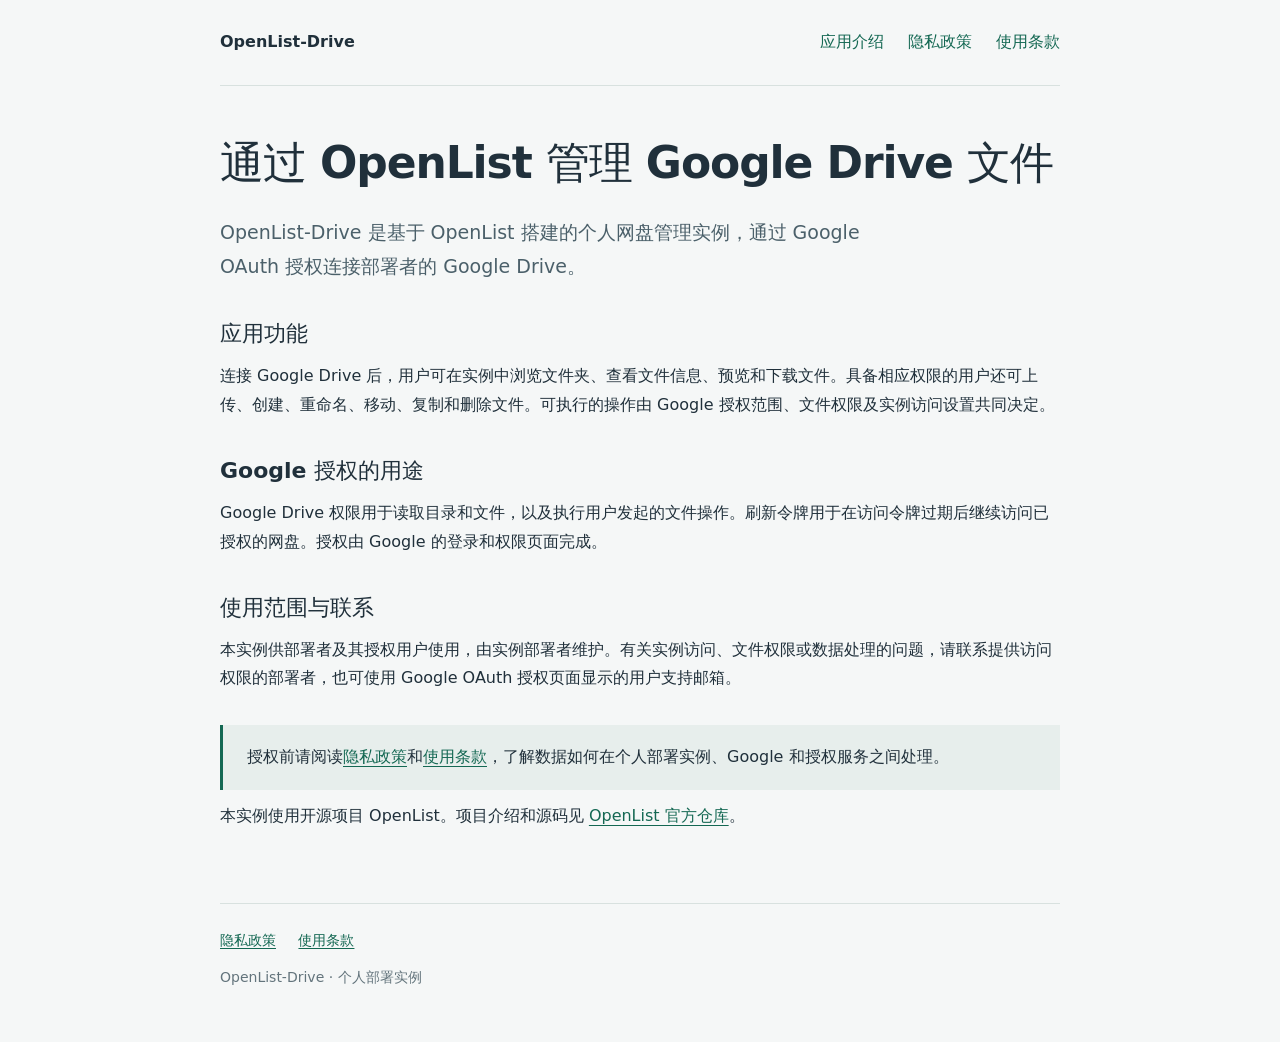
<file: index.html>
<!doctype html>
<html lang="zh-CN">
<head>
  <meta charset="utf-8">
  <meta name="viewport" content="width=device-width, initial-scale=1">
  <meta name="description" content="OpenList-Drive 个人部署实例的应用介绍、Google Drive 接入说明和隐私政策。">
  <title>OpenList-Drive · 应用介绍</title>
  <link rel="stylesheet" href="style.css">
</head>
<body>
  <header>
    <nav aria-label="主导航">
      <a class="brand" href="index.html">OpenList-Drive</a>
      <a href="index.html" aria-current="page">应用介绍</a>
      <a href="privacy.html">隐私政策</a>
      <a href="terms.html">使用条款</a>
    </nav>
  </header>
  <main>
    <h1>通过 OpenList 管理 Google Drive 文件</h1>
    <p class="lead">OpenList-Drive 是基于 OpenList 搭建的个人网盘管理实例，通过 Google OAuth 授权连接部署者的 Google Drive。</p>
    <h2>应用功能</h2>
    <p>连接 Google Drive 后，用户可在实例中浏览文件夹、查看文件信息、预览和下载文件。具备相应权限的用户还可上传、创建、重命名、移动、复制和删除文件。可执行的操作由 Google 授权范围、文件权限及实例访问设置共同决定。</p>
    <h2>Google 授权的用途</h2>
    <p>Google Drive 权限用于读取目录和文件，以及执行用户发起的文件操作。刷新令牌用于在访问令牌过期后继续访问已授权的网盘。授权由 Google 的登录和权限页面完成。</p>
    <h2>使用范围与联系</h2>
    <p>本实例供部署者及其授权用户使用，由实例部署者维护。有关实例访问、文件权限或数据处理的问题，请联系提供访问权限的部署者，也可使用 Google OAuth 授权页面显示的用户支持邮箱。</p>
    <p class="notice">授权前请阅读<a href="privacy.html">隐私政策</a>和<a href="terms.html">使用条款</a>，了解数据如何在个人部署实例、Google 和授权服务之间处理。</p>
    <p>本实例使用开源项目 OpenList。项目介绍和源码见 <a href="https://github.com/OpenListTeam/OpenList">OpenList 官方仓库</a>。</p>
  </main>
  <footer>
    <a href="privacy.html">隐私政策</a>
    <a href="terms.html">使用条款</a>
    <p>OpenList-Drive · 个人部署实例</p>
  </footer>
</body>
</html>
</file>
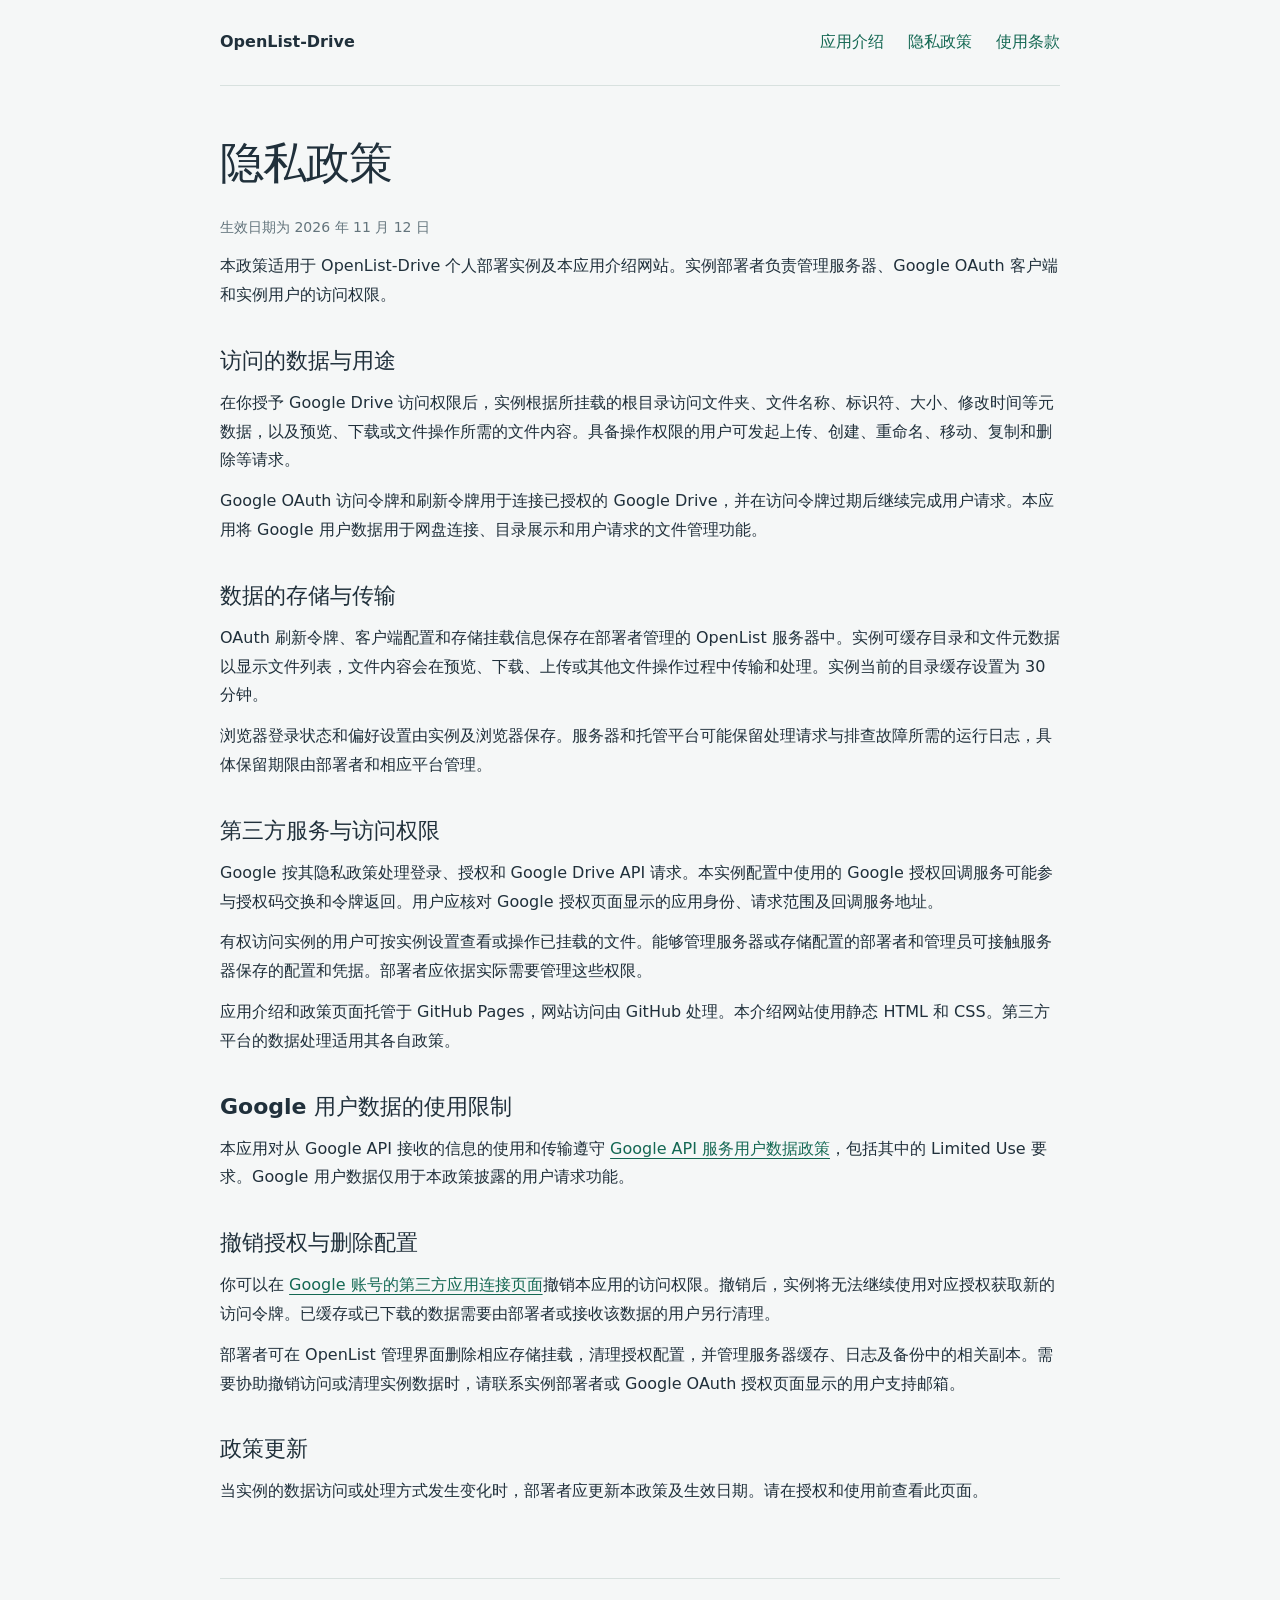
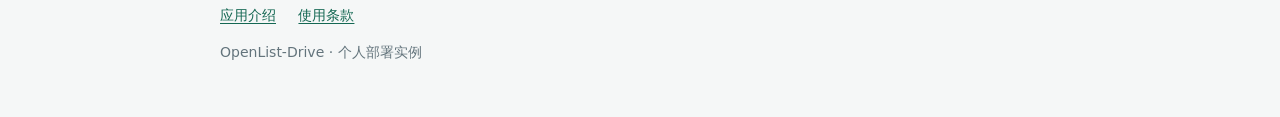
<file: privacy.html>
<!doctype html>
<html lang="zh-CN">
<head>
  <meta charset="utf-8">
  <meta name="viewport" content="width=device-width, initial-scale=1">
  <title>隐私政策 · OpenList-Drive</title>
  <link rel="stylesheet" href="style.css">
</head>
<body>
  <header>
    <nav aria-label="主导航">
      <a class="brand" href="index.html">OpenList-Drive</a>
      <a href="index.html">应用介绍</a>
      <a href="privacy.html" aria-current="page">隐私政策</a>
      <a href="terms.html">使用条款</a>
    </nav>
  </header>
  <main>
    <h1>隐私政策</h1>
    <p class="date">生效日期为 2026 年 11 月 12 日</p>
    <p>本政策适用于 OpenList-Drive 个人部署实例及本应用介绍网站。实例部署者负责管理服务器、Google OAuth 客户端和实例用户的访问权限。</p>
    <h2>访问的数据与用途</h2>
    <p>在你授予 Google Drive 访问权限后，实例根据所挂载的根目录访问文件夹、文件名称、标识符、大小、修改时间等元数据，以及预览、下载或文件操作所需的文件内容。具备操作权限的用户可发起上传、创建、重命名、移动、复制和删除等请求。</p>
    <p>Google OAuth 访问令牌和刷新令牌用于连接已授权的 Google Drive，并在访问令牌过期后继续完成用户请求。本应用将 Google 用户数据用于网盘连接、目录展示和用户请求的文件管理功能。</p>
    <h2>数据的存储与传输</h2>
    <p>OAuth 刷新令牌、客户端配置和存储挂载信息保存在部署者管理的 OpenList 服务器中。实例可缓存目录和文件元数据以显示文件列表，文件内容会在预览、下载、上传或其他文件操作过程中传输和处理。实例当前的目录缓存设置为 30 分钟。</p>
    <p>浏览器登录状态和偏好设置由实例及浏览器保存。服务器和托管平台可能保留处理请求与排查故障所需的运行日志，具体保留期限由部署者和相应平台管理。</p>
    <h2>第三方服务与访问权限</h2>
    <p>Google 按其隐私政策处理登录、授权和 Google Drive API 请求。本实例配置中使用的 Google 授权回调服务可能参与授权码交换和令牌返回。用户应核对 Google 授权页面显示的应用身份、请求范围及回调服务地址。</p>
    <p>有权访问实例的用户可按实例设置查看或操作已挂载的文件。能够管理服务器或存储配置的部署者和管理员可接触服务器保存的配置和凭据。部署者应依据实际需要管理这些权限。</p>
    <p>应用介绍和政策页面托管于 GitHub Pages，网站访问由 GitHub 处理。本介绍网站使用静态 HTML 和 CSS。第三方平台的数据处理适用其各自政策。</p>
    <h2>Google 用户数据的使用限制</h2>
    <p>本应用对从 Google API 接收的信息的使用和传输遵守 <a href="https://developers.google.com/terms/api-services-user-data-policy">Google API 服务用户数据政策</a>，包括其中的 Limited Use 要求。Google 用户数据仅用于本政策披露的用户请求功能。</p>
    <h2>撤销授权与删除配置</h2>
    <p>你可以在 <a href="https://myaccount.google.com/connections">Google 账号的第三方应用连接页面</a>撤销本应用的访问权限。撤销后，实例将无法继续使用对应授权获取新的访问令牌。已缓存或已下载的数据需要由部署者或接收该数据的用户另行清理。</p>
    <p>部署者可在 OpenList 管理界面删除相应存储挂载，清理授权配置，并管理服务器缓存、日志及备份中的相关副本。需要协助撤销访问或清理实例数据时，请联系实例部署者或 Google OAuth 授权页面显示的用户支持邮箱。</p>
    <h2>政策更新</h2>
    <p>当实例的数据访问或处理方式发生变化时，部署者应更新本政策及生效日期。请在授权和使用前查看此页面。</p>
  </main>
  <footer>
    <a href="index.html">应用介绍</a>
    <a href="terms.html">使用条款</a>
    <p>OpenList-Drive · 个人部署实例</p>
  </footer>
</body>
</html>
</file>
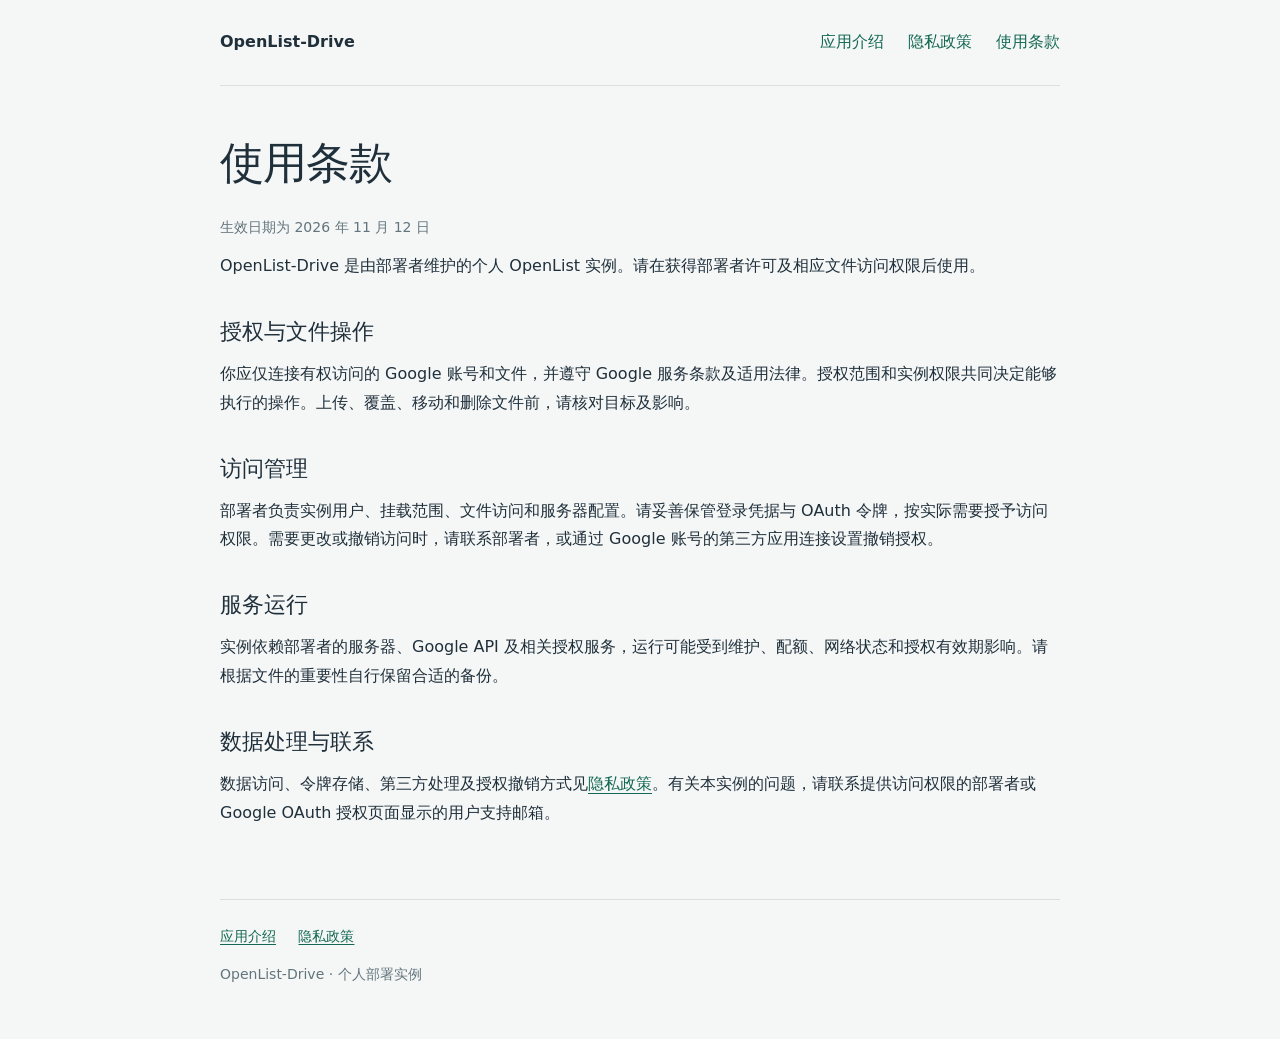
<file: terms.html>
<!doctype html>
<html lang="zh-CN">
<head>
  <meta charset="utf-8">
  <meta name="viewport" content="width=device-width, initial-scale=1">
  <title>使用条款 · OpenList-Drive</title>
  <link rel="stylesheet" href="style.css">
</head>
<body>
  <header>
    <nav aria-label="主导航">
      <a class="brand" href="index.html">OpenList-Drive</a>
      <a href="index.html">应用介绍</a>
      <a href="privacy.html">隐私政策</a>
      <a href="terms.html" aria-current="page">使用条款</a>
    </nav>
  </header>
  <main>
    <h1>使用条款</h1>
    <p class="date">生效日期为 2026 年 11 月 12 日</p>
    <p>OpenList-Drive 是由部署者维护的个人 OpenList 实例。请在获得部署者许可及相应文件访问权限后使用。</p>
    <h2>授权与文件操作</h2>
    <p>你应仅连接有权访问的 Google 账号和文件，并遵守 Google 服务条款及适用法律。授权范围和实例权限共同决定能够执行的操作。上传、覆盖、移动和删除文件前，请核对目标及影响。</p>
    <h2>访问管理</h2>
    <p>部署者负责实例用户、挂载范围、文件访问和服务器配置。请妥善保管登录凭据与 OAuth 令牌，按实际需要授予访问权限。需要更改或撤销访问时，请联系部署者，或通过 Google 账号的第三方应用连接设置撤销授权。</p>
    <h2>服务运行</h2>
    <p>实例依赖部署者的服务器、Google API 及相关授权服务，运行可能受到维护、配额、网络状态和授权有效期影响。请根据文件的重要性自行保留合适的备份。</p>
    <h2>数据处理与联系</h2>
    <p>数据访问、令牌存储、第三方处理及授权撤销方式见<a href="privacy.html">隐私政策</a>。有关本实例的问题，请联系提供访问权限的部署者或 Google OAuth 授权页面显示的用户支持邮箱。</p>
  </main>
  <footer>
    <a href="index.html">应用介绍</a>
    <a href="privacy.html">隐私政策</a>
    <p>OpenList-Drive · 个人部署实例</p>
  </footer>
</body>
</html>
</file>
<file: style.css>
:root {
  font-family: "Inter", "Microsoft YaHei", system-ui, sans-serif;
  color: #20303b;
  background: #f5f7f7;
  font-synthesis: none;
  line-height: 1.8;
}
* { box-sizing: border-box; }
body { margin: 0; }
a { color: #146853; text-underline-offset: 0.22em; }
a:hover { color: #0b4436; }
header, main, footer { width: min(100% - 40px, 840px); margin: auto; }
header { padding: 28px 0; border-bottom: 1px solid #d8e1df; }
nav { display: flex; flex-wrap: wrap; gap: 12px 24px; align-items: center; }
nav a { text-decoration: none; }
nav a[aria-current="page"] { font-weight: 700; }
.brand { margin-right: auto; font-weight: 750; color: #20303b; }
main { padding: 48px 0 60px; }
h1 { font-size: clamp(30px, 5vw, 44px); line-height: 1.3; letter-spacing: -0.025em; margin: 0 0 24px; }
h2 { font-size: 22px; line-height: 1.5; margin: 34px 0 10px; }
p, ul { margin: 12px 0; }
.lead { font-size: 19px; color: #4b606a; max-width: 680px; }
.button { display: inline-block; margin-top: 20px; padding: 10px 20px; border-radius: 8px; background: #146853; color: white; text-decoration: none; font-weight: 650; }
.button:hover { background: #0b4436; color: white; }
.notice { margin-top: 32px; padding: 18px 24px; background: #e7eeec; border-left: 3px solid #146853; }
.date { color: #63747c; font-size: 14px; }
footer { padding: 24px 0 40px; border-top: 1px solid #d8e1df; font-size: 14px; color: #63747c; }
footer a { margin-right: 18px; }
@media (max-width: 540px) {
  main { padding-top: 32px; }
  nav { gap: 8px 18px; }
  .brand { width: 100%; }
}
</file>
